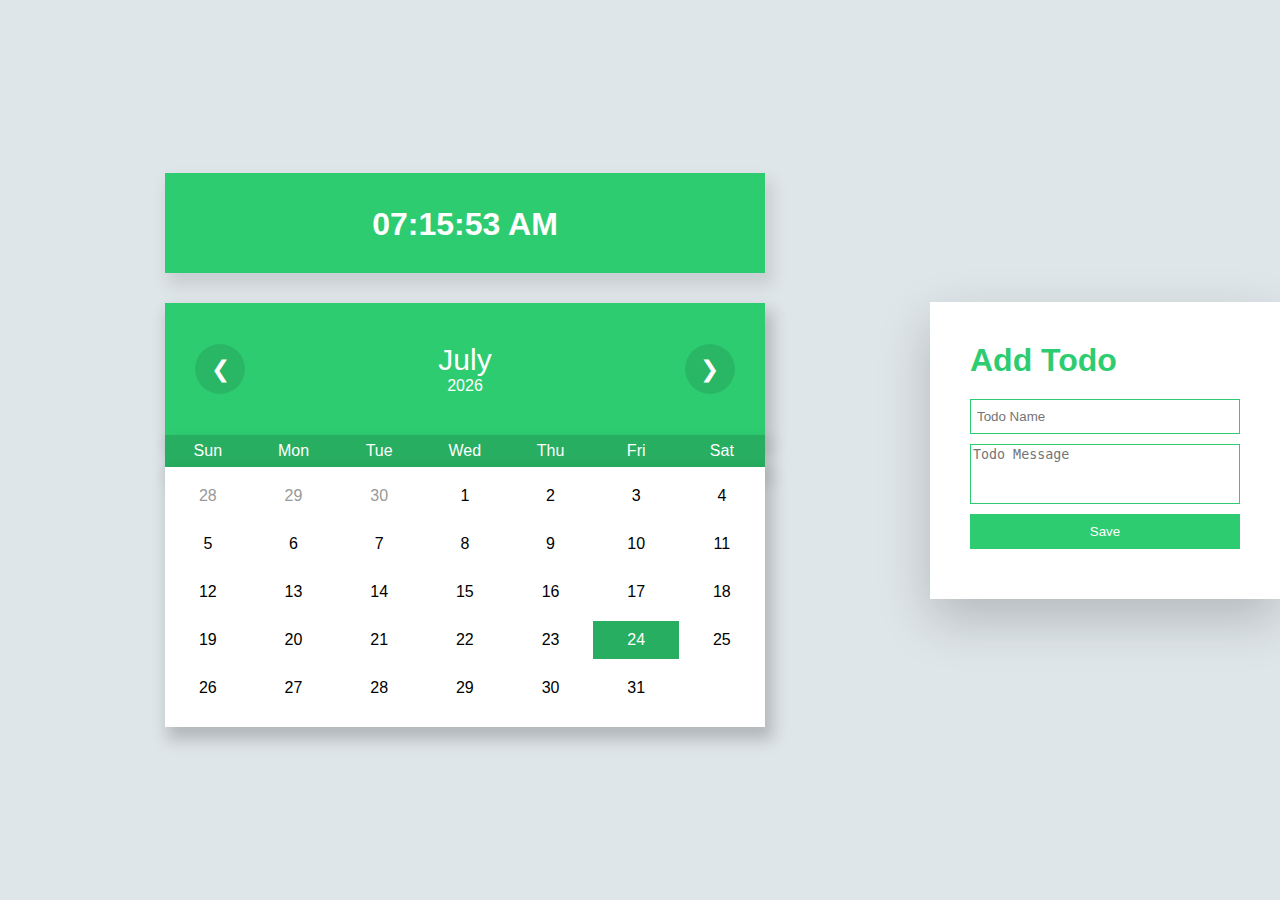
<file: calander - todo/index.html>
<!DOCTYPE html>
<html lang="en">

<head>
    <meta charset="UTF-8">
    <meta http-equiv="X-UA-Compatible" content="IE=edge">
    <meta name="viewport" content="width=device-width, initial-scale=1.0">
    <link rel="stylesheet" href="css/style.css">
    <title>Calendar</title>
</head>

<body onload="loadDate()">
    <div class="wrapper">

        <div class="calendar">

            <div class="time">
                <h1 id="time"></h1>
            </div>

            <div class="month">
                <div class="prev" onclick="moveDate('prev')">
                    <span>&#10094</span>
                </div>
                <div>
                    <h2 id="month"></h2>
                    <p id="date_str"></p>
                </div>
                <div class="next" onclick="moveDate('next')">
                    <span>&#10095</span>
                </div>
            </div>
            <div class="weekend">
                <div>Sun</div>
                <div>Mon</div>
                <div>Tue</div>
                <div>Wed</div>
                <div>Thu</div>
                <div>Fri</div>
                <div>Sat</div>
            </div>
            <div class="days">

            </div>



        </div>

        <div id="id">

            <h1>Add Todo</h1>
            <form action="">
                <input type="text" placeholder="Todo Name">
                <textarea placeholder="Todo Message" cols="30" rows="10"></textarea>
                <input type="submit" value="Save">

            </form>

        </div>

        <style>
            #id {
                top: 50%;
                right: 0;
                height: auto;
                padding: 40px;
                width: 350px;
                background-color: white;
                box-shadow: 0 20px 50px rgba(0,0,0,0.2);
                margin-top: auto;
                margin-bottom: auto;
                box-sizing: border-box;
            }

            #id input{
                width: 100%;
                height: 35px;
                padding: 6px;
                margin-bottom: 10px;
                box-sizing: border-box;
                border: 1px solid #2ecc71;
                outline: none;
            }

            #id h1{
                margin: 0 0 20px;
                padding: 0;
                color: #2ecc71;
            }
            #id textarea{
                height: 60px;
                width: 100%;
                resize: none;
                border: 1px solid #2ecc71;
                margin-bottom: 6px;
            }

            #id input[type="submit"]{
                background: #2ecc71;
                color: white;
                border: none;
                cursor: pointer;
                font-style: 18px;
            }
        </style>

    </div>
</body>
<script src="js/calendar.js"></script>

</html>
</file>
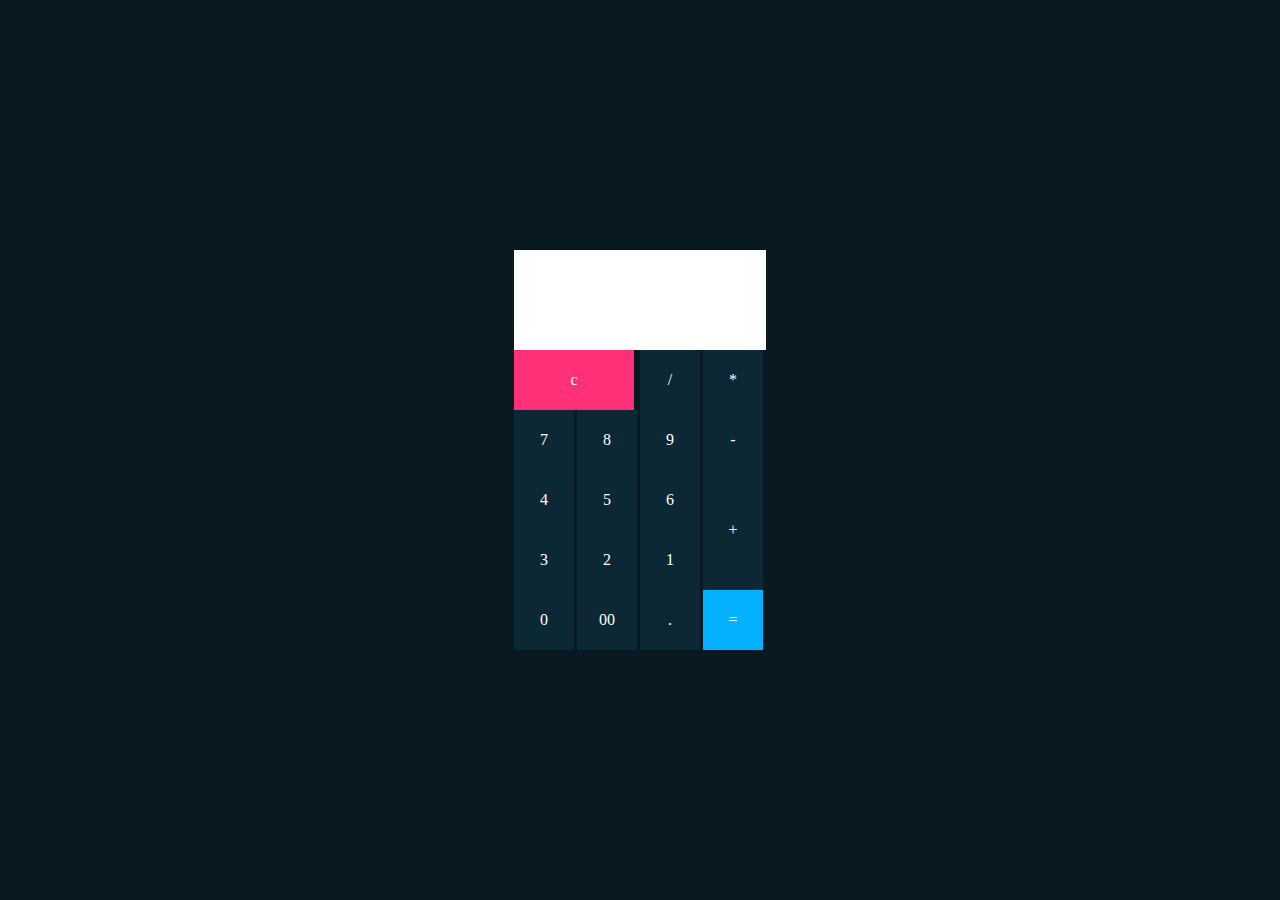
<file: clculator programe/index.html>
<!DOCTYPE html>
<html lang="en">
<head>
    <meta charset="UTF-8">
    <meta http-equiv="X-UA-Compatible" content="IE=edge">
    <meta name="viewport" content="width=device-width, initial-scale=1.0">
    <title>Document</title>
    <link rel="stylesheet" type="text/css" href="style.css">
</head>
<body>
    <form class="calculator" name="calc">
        <input class="value" type="text" name="txt" readonly="">
        <span class="num clear" onclick="document.calc.txt.value =''">c</span>
        <span class="num" onclick="document.calc.txt.value +='/'">/</span>
        <span class="num" onclick="document.calc.txt.value +='*'">*</span>
        <span class="num" onclick="document.calc.txt.value +='7'">7</span>
        <span class="num" onclick="document.calc.txt.value +='8'">8</span>
        <span class="num" onclick="document.calc.txt.value +='9'">9</span>
        <span class="num" onclick="document.calc.txt.value +='-'">-</span>
        <span class="num" onclick="document.calc.txt.value +='4'">4</span>
        <span class="num" onclick="document.calc.txt.value +='5'">5</span>
        <span class="num" onclick="document.calc.txt.value +='6'">6</span>
        <span class="num plus" onclick="document.calc.txt.value +='+'">+</span>
        <span class="num" onclick="document.calc.txt.value +='3'">3</span>
        <span class="num" onclick="document.calc.txt.value +='2'">2</span>
        <span class="num" onclick="document.calc.txt.value +='1'">1</span>
        <span class="num" onclick="document.calc.txt.value +='0'">0</span>
        <span class="num" onclick="document.calc.txt.value +='00'">00</span>
        <span class="num" onclick="document.calc.txt.value +='.'">.</span>
        <span class="num equal" onclick="document.calc.txt.value = eval(calc.txt.value)">=</span>

    </form>
</body>
</html>
</file>
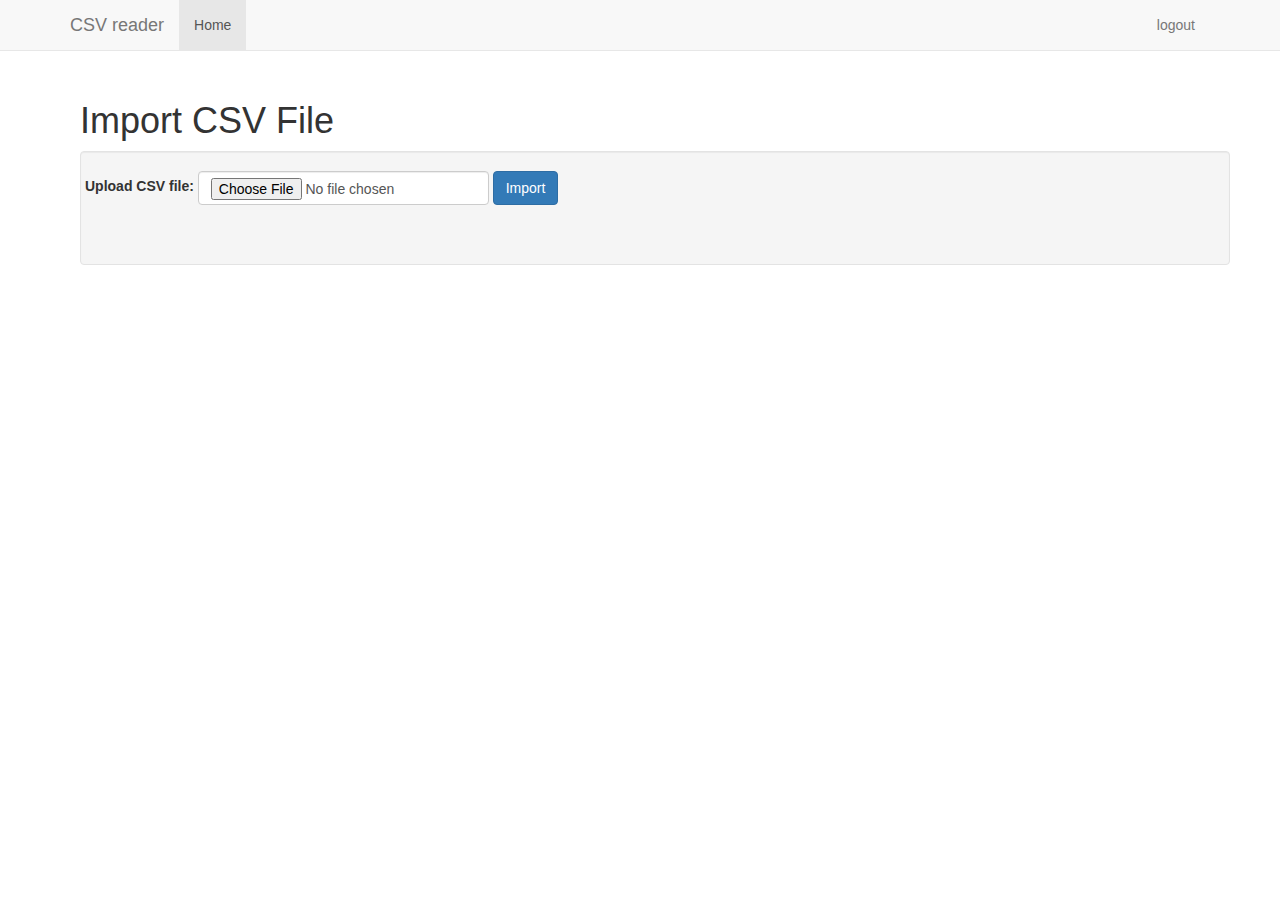
<file: importCSV/WebContent/import.html>
<!DOCTYPE html>
<html>

<head>
	<meta http-equiv="Content-Type" content="text/html; charset=utf-8" />
	<link rel="stylesheet" href="https://maxcdn.bootstrapcdn.com/bootstrap/3.3.5/css/bootstrap.min.css">
	<script src="https://ajax.googleapis.com/ajax/libs/jquery/2.1.3/jquery.min.js"></script>
	<script src="https://maxcdn.bootstrapcdn.com/bootstrap/3.3.5/js/bootstrap.min.js"></script>
	<title>Read CSV File</title>
	<link rel="stylesheet" href="https://maxcdn.bootstrapcdn.com/bootstrap/3.3.5/css/bootstrap.min.css">
	<script src="https://ajax.googleapis.com/ajax/libs/jquery/2.1.3/jquery.min.js"></script>
	<script src="https://maxcdn.bootstrapcdn.com/bootstrap/3.3.5/js/bootstrap.min.js"></script>
	<script src="js/papaparse.min.js"></script>
	<script src="js/read_csv_file.js"></script>
	<style>
		.pdfobject-container {
			height: 500px;
		}

		.pdfobject {
			border: 1px solid #666;
		}
	</style>
	<title>Home</title>
</head>

<body class="">
	<div role="navigation" class="navbar navbar-default navbar-static-top">
		<div class="container">
			<div class="navbar-header">
				<button data-target=".navbar-collapse" data-toggle="collapse" class="navbar-toggle" type="button">
					<span class="sr-only">Toggle navigation</span>
					<span class="icon-bar"></span>
					<span class="icon-bar"></span>
					<span class="icon-bar"></span>
				</button>
				<a class="navbar-brand">CSV reader</a>
			</div>
			<div class="navbar-collapse collapse">
				<ul class="nav navbar-nav">
					<li class="active"><a href="HomeView">Home</a></li>
				</ul>
				<ul class="nav navbar-nav" style="float: right;">
					<li><a href="SignOutController">logout</a></li>
				</ul>
			</div>
			<!--/.nav-collapse -->
		</div>
	</div>

	<div class="container" style="min-height:500px;">
		<div class="container" style="padding:10px 10px;">
			<h1>Import CSV File</h1>
			<div class="well">
			<form class="form-inline" action="ImportController" enctype="multipart/form-data" method="post">
				<div class="row">
					
						<div class="form-group">
							<label for="csvFile">Upload CSV file:</label>
							<input name="file" type="file" id="csvFile" class="form-control" accept=".csv" required />
						</div>
						<div class="form-group">
							<button type="submit" id="uploadFile" class="btn btn-primary">Import</button>
						</div>
					
				</div>
				<br>
				<div class="content" style="overflow: scroll; padding: 10px">
					<div class="row" id="dataList"></div>
				</div>
				</form>
			</div>
		</div>
		<div class="insert-post-ads1" style="margin-top:20px;">
		</div>
	</div>
</body>

</html>
</file>
<file: calander - todo/css/style.css>
*{
    margin: 0;
    box-sizing: border-box;
}

body{
    margin: 0;
    font-family: sans-serif;
}

.wrapper{
    display: flex;
    width: 100vw;
    height: 100vh;
    background-color: #dfe6e9;
}

.calendar{
    margin: auto;
    width: 600px;
    height: auto;
}

.time{
    display: block;
    margin-left: auto;
    margin-right: auto;
    margin-bottom: 30px;
    background-color: #2ecc71;
    width: 600px;
    height: 100px;
    display: flex;
    box-shadow: 5px 10px 15px 3px rgba(0, 0, 0, 0.1);
}

.month{
    display: flex;
    justify-content: space-between;
    align-items: center;
    width: 100%;
    text-align: center;
    background-color: #2ecc71;
    color: white;
    padding: 40px 30px;
    box-shadow: 5px 10px 15px 3px rgba(0, 0, 0, 0.2);
}

.weekend{
    background-color: #27ae60;
    color: white;
    display: flex;
    padding: 7px 0;
    box-shadow: 5px 10px 15px 3px rgba(0, 0, 0, 0.2);

}


.days{
    display: flex;
    flex-wrap: wrap;
    text-align: center;
    font-weight: 300;
    padding: 10px 0;
    transition: all 0.5ms;
    background-color: #fff;
    box-shadow: 5px 10px 15px 3px rgba(0, 0, 0, 0.2);

}

.days div,
.weekend div{
    width: 14.28%;
    text-align: center;
}

.days div:hover{
    background-color: #dfe6e9;
    cursor: pointer;
}

.days div{
    margin-bottom: 10px;
    padding: 10px 0; 
}

.today{
    background-color: #27ae60;
    color: white;   
}

.today:hover{
    color: #27ae60;
}

.prev_date{
    color: #999;
}


#time{
    margin: auto;
    font-weight: 800;
    color: white;
    padding-bottom: 15px;
    margin-bottom: 15px;
    font-weight: bold;
}

#month{
    font-size: 30px;
    font-weight: 500;
}

.prev, .next{
    display: flex;
    justify-content: center;
    align-items: center;
    font-size: 23px;
    width: 50px;
    height: 50px;
    background-color: rgba(0, 0, 0, 0.1);
    border-radius: 50%;
    transition: all 0.4ms;
}

.prev:hover{
    background-color: rgba(0, 0, 0, 0.2 );
    cursor: pointer;
}

.next:hover{
    cursor: pointer;
    background-color: rgba(0, 0, 0, 0.2 );
}


#id {
    top: 50%;
    right: 0;
    height: auto;
    padding: 40px;
    width: 350px;
    background-color: white;
    box-shadow: 0 20px 50px rgba(0,0,0,0.2);
    margin-top: auto;
    margin-bottom: auto;
    box-sizing: border-box;
}

#id input{
    width: 100%;
    height: 35px;
    padding: 6px;
    margin-bottom: 10px;
    box-sizing: border-box;
    border: 1px solid #2ecc71;
    outline: none;
}

#id h1{
    margin: 0 0 20px;
    padding: 0;
    color: #2ecc71;
}
#id textarea{
    height: 60px;
    width: 100%;
    resize: none;
    border: 1px solid #2ecc71;
    margin-bottom: 6px;
}

#id input[type="submit"]{
    background: #2ecc71;
    color: white;
    border: none;
    cursor: pointer;
    font-style: 18px;
}
</file>
<file: clculator programe/style.css>
*{
    margin: 0;
    padding: 0;
    box-sizing: border-box;
}

body{
    display: flex;
    justify-content: center;
    align-items: center;
    min-height: 100vh;
    background: #091921;
}

.calculator{
    position: relative;
    display: grid;
}

.calculator .value{
    grid-column: span 4;
    height: 100px;
    text-align: right;
    border: none;
    outline: none;
    padding: 10px;
    font-size: 18px;
}

.calculator span{
    display: grid;
    width: 60px;
    height: 60px;
    color: #fff;
    background: #0c2835;
    place-items: center;
    border: 1px solid rgba(0, 0, 0 .1);
}



.calculator span:hover{
    
    background: #8f8f8f;
    place-items: center;
    border: 1px solid rgba(0, 0, 0 .1);
    color: #111;
}

.calculator span:active{
    
    background: #74ff3b;
    place-items: center;
    border: 1px solid rgba(0, 0, 0 .1);
    color: #111;
}

.calculator span.clear{
    grid-column: span 2;
    width: 120px;
    background: #ff3077;
}

.calculator span.plus{
    grid-row: span 2;
    height: 120px;
}

.calculator span.equal{
    background: #03b1ff;
}
</file>
